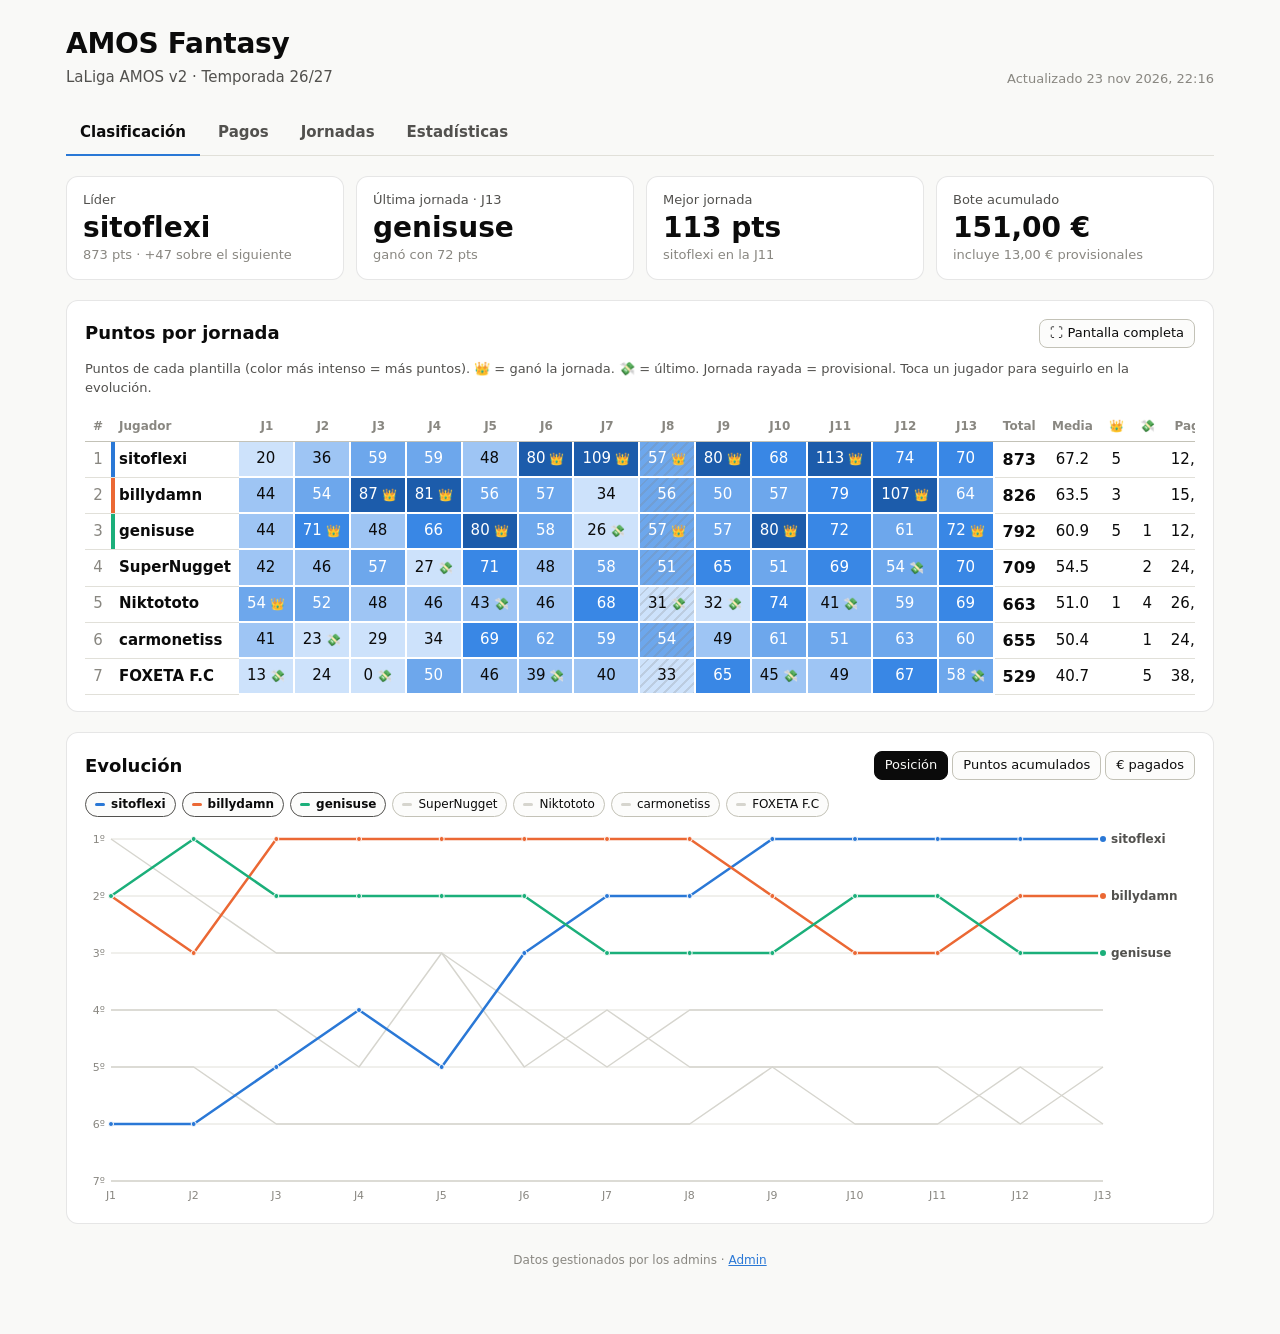
<file: index.html>
<!doctype html>
<html lang="es">
<head>
<meta charset="utf-8">
<meta name="viewport" content="width=device-width, initial-scale=1">
<title>AMOS Fantasy</title>
<link rel="icon" href="data:image/svg+xml,<svg xmlns='http://www.w3.org/2000/svg' viewBox='0 0 100 100'><text y='.9em' font-size='90'>🏆</text></svg>">
<link rel="stylesheet" href="css/style.css?v=2">
<link rel="stylesheet" href="css/fantasy.css?v=2">
</head>
<body>
<div class="wrap">
  <header class="top">
    <div>
      <h1>AMOS Fantasy</h1>
      <div class="sub" id="season">—</div>
    </div>
    <div class="meta" id="updated">Cargando…</div>
  </header>

  <nav class="tabs" role="tablist" aria-label="Secciones">
    <a role="tab" href="#clasificacion" data-tab="clasificacion">Clasificación</a>
    <a role="tab" href="#pagos" data-tab="pagos">Pagos</a>
    <a role="tab" href="#jornadas" data-tab="jornadas">Jornadas</a>
    <a role="tab" href="#estadisticas" data-tab="estadisticas">Estadísticas</a>
  </nav>

  <!-- Clasificación -->
  <div class="tabpanel" data-panel="clasificacion">
    <div class="tiles" id="tiles"></div>

    <section class="card fs-able" id="clasif">
      <div class="row-head">
        <h2>Puntos por jornada</h2>
        <button class="fs-btn" type="button" aria-pressed="false" title="Pantalla completa">⛶ Pantalla completa</button>
      </div>
      <p class="hint">Puntos de cada plantilla (color más intenso = más puntos). 👑 = ganó la jornada. 💸 = último. Jornada rayada = provisional. Toca un jugador para seguirlo en la evolución.</p>
      <div class="scroll-x"><table id="tabla"></table></div>
    </section>

    <section class="card" id="evolucion">
      <div class="row-head">
        <h2>Evolución</h2>
        <div class="seg" id="evoMode">
          <button aria-pressed="true" data-m="pos">Posición</button>
          <button aria-pressed="false" data-m="pts">Puntos acumulados</button>
          <button aria-pressed="false" data-m="pay">€ pagados</button>
        </div>
      </div>
      <div class="chips" id="evoChips"></div>
      <div class="chart" id="evoChart"></div>
    </section>
  </div>

  <!-- Pagos -->
  <div class="tabpanel" data-panel="pagos" hidden>
    <div class="tiles" id="payTiles"></div>

    <section class="card fs-able" id="pagosCard">
      <div class="row-head">
        <h2>Pagos por jornada</h2>
        <button class="fs-btn" type="button" aria-pressed="false" title="Pantalla completa">⛶ Pantalla completa</button>
      </div>
      <p class="hint">Lo que pone cada uno al bote (más rojo = más pagado). Un punto (•) indica tarjetas rojas o jugadores no alineados. Jornada rayada = provisional.</p>
      <div class="scroll-x"><table id="payTable"></table></div>
    </section>

    <div class="two">
      <section class="card">
        <h2>Bote por jornada</h2>
        <p class="hint">Lo recaudado en cada jornada: por posición y por sanciones (rojas / no alineados).</p>
        <div class="chart" id="boteChart"></div>
        <div class="legend">
          <span><span class="sw" style="background:var(--s1)"></span>Por posición</span>
          <span><span class="sw" style="background:var(--miss)"></span>Sanciones</span>
        </div>
      </section>
      <section class="card">
        <h2>Reglas</h2>
        <ul class="rules">
          <li><b>Posición en la jornada:</b> el 1º paga 0 € y cada puesto 0,50 € más. El último (7º) paga <b>3 €</b>.</li>
          <li><b>Jornada 19:</b> escala ×4, de 0 a <b>12 €</b>.</li>
          <li><b>Jornada 38:</b> escala ×8, de 0 a <b>24 €</b>.</li>
          <li><b>Tarjeta roja:</b> +1 € por cada roja de un jugador de tu plantilla.</li>
          <li><b>Jugador no alineado:</b> +1 € por cada hueco sin alinear.</li>
          <li><b>Empates:</b> comparten la mejor posición.</li>
        </ul>
      </section>
    </div>
  </div>

  <!-- Jornadas -->
  <div class="tabpanel" data-panel="jornadas" hidden>
    <section class="card fs-able" id="jornada">
      <div class="row-head">
        <h2 id="jTitle">Jornada</h2>
        <button class="fs-btn" type="button" aria-pressed="false" title="Pantalla completa">⛶ Pantalla completa</button>
      </div>
      <div class="seg jsel" id="jSel"></div>
      <div class="notice" id="jNote" hidden></div>
      <div class="scroll-x"><table class="jt" id="jTable"></table></div>
    </section>
  </div>

  <!-- Estadísticas -->
  <div class="tabpanel" data-panel="estadisticas" hidden>
    <section class="card">
      <h2>Curiosidades</h2>
      <p class="hint">Datos de todas las jornadas jugadas.</p>
      <div class="facts" id="facts"></div>
    </section>

    <div class="two">
      <section class="card">
        <h2>Posición media por jornada</h2>
        <p class="hint">Cuanto más corta la barra, mejor. Entre paréntesis, jornadas ganadas 👑 y veces último 💸.</p>
        <div id="avgPos"></div>
      </section>
      <section class="card">
        <h2>Puntos de media por jornada</h2>
        <p class="hint">Media de puntos Fantasy y mejor jornada de cada uno.</p>
        <div id="avgPts"></div>
      </section>
    </div>

    <section class="card">
      <h2>Reparto de la jornada</h2>
      <p class="hint">Cuántas veces ha quedado cada uno en cada posición.</p>
      <div class="scroll-x"><table id="posDist"></table></div>
    </section>
  </div>

  <footer>Datos gestionados por los admins · <a href="admin.html">Admin</a></footer>
</div>
<script src="js/core.js?v=2"></script>
<script src="js/dashboard.js?v=2"></script>
</body>
</html>
</file>
<file: css/style.css>
:root {
  color-scheme: light;
  --page: #f9f9f7;
  --surface: #fcfcfb;
  --panel: #ffffff;
  --ink: #0b0b0b;
  --ink-2: #52514e;
  --muted: #898781;
  --grid: #e1e0d9;
  --axis: #c3c2b7;
  --ring: rgba(11, 11, 11, 0.10);
  --accent: #2a78d6;
  --s1: #2a78d6; --s2: #eb6834; --s3: #1baf7a; --s4: #6250d6;
  --line-off: #d6d5ce;
  /* resultado de cada pronóstico */
  --exact: #0ca30c; --exact-bg: #d6f2d4; --exact-ink: #0a5a0a;
  --sign: #fab219; --sign-bg: #fdeec4; --sign-ink: #6b4a00;
  --miss: #d03b3b; --miss-bg: #f8d9d6; --miss-ink: #8a1f1f;
  --pending-bg: #efeeea;
  --heat-0: #f0efec; --heat-1: #cde2fb; --heat-2: #9ec5f4; --heat-3: #6da7ec; --heat-4: #3987e5; --heat-5: #1c5cab;
  --heat-ink-dark: #ffffff;
  --font: system-ui, -apple-system, "Segoe UI", Roboto, sans-serif;
}
@media (prefers-color-scheme: dark) {
  :root:not([data-theme="light"]) {
    color-scheme: dark;
    --page: #0d0d0d; --surface: #1a1a19; --panel: #1a1a19;
    --ink: #f0efec; --ink-2: #c3c2b7; --muted: #898781;
    --grid: #2c2c2a; --axis: #383835; --ring: rgba(255, 255, 255, 0.10);
    --accent: #3987e5;
    --s1: #3987e5; --s2: #d95926; --s3: #199e70; --s4: #9085e9;
    --line-off: #3a3a37;
    --exact-bg: #133d13; --exact-ink: #9be39b;
    --sign-bg: #45360f; --sign-ink: #f7d27a;
    --miss-bg: #4a1c1c; --miss-ink: #f2a3a3;
    --pending-bg: #262624;
    --heat-0: #262624; --heat-1: #13294a; --heat-2: #173f72; --heat-3: #1c5cab; --heat-4: #2a78d6; --heat-5: #5598e7;
  }
}
:root[data-theme="dark"] {
  color-scheme: dark;
  --page: #0d0d0d; --surface: #1a1a19; --panel: #1a1a19;
  --ink: #f0efec; --ink-2: #c3c2b7; --muted: #898781;
  --grid: #2c2c2a; --axis: #383835; --ring: rgba(255, 255, 255, 0.10);
  --accent: #3987e5;
  --s1: #3987e5; --s2: #d95926; --s3: #199e70; --s4: #9085e9;
  --line-off: #3a3a37;
  --exact-bg: #133d13; --exact-ink: #9be39b;
  --sign-bg: #45360f; --sign-ink: #f7d27a;
  --miss-bg: #4a1c1c; --miss-ink: #f2a3a3;
  --pending-bg: #262624;
  --heat-0: #262624; --heat-1: #13294a; --heat-2: #173f72; --heat-3: #1c5cab; --heat-4: #2a78d6; --heat-5: #5598e7;
}

* { box-sizing: border-box; }
html, body { margin: 0; }
body { background: var(--page); color: var(--ink); font: 15px/1.45 var(--font); -webkit-font-smoothing: antialiased; }
.wrap { max-width: 1180px; margin: 0 auto; padding: 24px 16px 64px; }
a { color: var(--accent); }

header.top { display: flex; flex-wrap: wrap; align-items: flex-end; justify-content: space-between; gap: 8px 24px; margin-bottom: 24px; }
header.top h1 { margin: 0; font-size: 28px; letter-spacing: -0.01em; }
header.top .sub { color: var(--ink-2); margin-top: 2px; }
header.top .meta { color: var(--muted); font-size: 13px; }

.tiles { display: grid; grid-template-columns: repeat(auto-fit, minmax(190px, 1fr)); gap: 12px; margin-bottom: 20px; }
.tile { background: var(--panel); border: 1px solid var(--ring); border-radius: 12px; padding: 14px 16px; }
.tile .k { color: var(--ink-2); font-size: 13px; }
.tile .v { font-size: 28px; font-weight: 650; margin-top: 2px; line-height: 1.15; }
.tile .d { color: var(--muted); font-size: 13px; margin-top: 2px; }

section.card { background: var(--panel); border: 1px solid var(--ring); border-radius: 12px; padding: 18px 18px 16px; margin-bottom: 20px; }
section.card > h2 { margin: 0 0 4px; font-size: 18px; }
section.card > .hint { color: var(--ink-2); font-size: 13px; margin: 0 0 14px; }
.row-head { display: flex; flex-wrap: wrap; align-items: center; justify-content: space-between; gap: 8px 16px; margin-bottom: 12px; }
.row-head h2 { margin: 0; font-size: 18px; }

.scroll-x { overflow-x: auto; -webkit-overflow-scrolling: touch; }
table { border-collapse: separate; border-spacing: 0; width: 100%; font-variant-numeric: tabular-nums; }
th, td { padding: 6px 8px; text-align: center; white-space: nowrap; }
th { color: var(--muted); font-weight: 600; font-size: 12px; border-bottom: 1px solid var(--axis); }
td { border-bottom: 1px solid var(--grid); }
.left { text-align: left; }
td.name { text-align: left; font-weight: 600; position: sticky; left: 0; background: var(--panel); z-index: 1; }
th.name { position: sticky; left: 0; background: var(--panel); z-index: 2; text-align: left; }
td.total { font-weight: 700; font-size: 16px; }
td.pos { color: var(--muted); width: 32px; }
tr.clickable { cursor: pointer; }
tr.clickable:hover td:not(.heat) { background: color-mix(in srgb, var(--accent) 7%, var(--panel)); }
tr.sel td.name { box-shadow: inset 4px 0 0 var(--selc, var(--accent)); }

td.heat { min-width: 36px; border-radius: 0; border-bottom: 2px solid var(--panel); border-right: 2px solid var(--panel); }
td.heat.h0 { background: var(--heat-0); }
td.heat.h1 { background: var(--heat-1); }
td.heat.h2 { background: var(--heat-2); }
td.heat.h3 { background: var(--heat-3); color: var(--heat-ink-dark); }
td.heat.h4 { background: var(--heat-4); color: var(--heat-ink-dark); }
td.heat.h5 { background: var(--heat-5); color: var(--heat-ink-dark); }
td.heat.live { background-image: repeating-linear-gradient(135deg, transparent 0 5px, rgba(127,127,127,.18) 5px 7px); }
.badge { display: inline-block; font-size: 11px; font-weight: 600; padding: 1px 6px; border-radius: 999px; background: var(--pending-bg); color: var(--ink-2); vertical-align: middle; }
.crown { font-size: 12px; }
.badge.st-aplazado, .badge.st-suspendido { background: var(--sign-bg); color: var(--sign-ink); }
.badge.st-pendiente { background: var(--pending-bg); color: var(--ink-2); }
.muted { color: var(--muted); }
.notice { background: var(--panel); border: 1px solid var(--ring); border-left: 4px solid var(--sign); border-radius: 12px;
  padding: 12px 16px; margin-bottom: 20px; font-size: 14px; }
.notice ul { margin: 8px 0 0; padding: 0; list-style: none; display: grid; gap: 6px; }

select, input, button { font: inherit; color: inherit; }
select, input[type=text], input[type=password], input[type=number] {
  background: var(--surface); border: 1px solid var(--axis); border-radius: 8px; padding: 6px 10px;
}
button { background: var(--surface); border: 1px solid var(--axis); border-radius: 8px; padding: 6px 12px; cursor: pointer; }
button:hover { border-color: var(--ink-2); }
button.primary { background: var(--accent); border-color: var(--accent); color: #fff; font-weight: 600; }
button:disabled { opacity: .5; cursor: default; }
.seg { display: inline-flex; flex-wrap: wrap; gap: 4px; }
.seg button { padding: 4px 10px; font-size: 13px; }
.seg button[aria-pressed="true"] { background: var(--ink); color: var(--page); border-color: var(--ink); }

/* Jornada grid */
.jgrid td.cell { font-weight: 500; min-width: 54px; border-right: 2px solid var(--panel); border-bottom: 2px solid var(--panel); }
.jgrid td.exact { background: var(--exact-bg); color: var(--exact-ink); }
.jgrid td.sign { background: var(--sign-bg); color: var(--sign-ink); }
.jgrid td.miss { background: var(--miss-bg); color: var(--miss-ink); }
.jgrid td.pending { background: var(--pending-bg); color: var(--ink-2); }
.jgrid td.empty { color: var(--muted); }
.jgrid td.comodin { font-weight: 800; box-shadow: inset 0 0 0 2px currentColor; }
.jgrid td.comodin::after { content: "×2"; font-size: 10px; font-weight: 700; margin-left: 3px; vertical-align: super; }
.jgrid tr.result td { font-weight: 700; border-bottom: 1px solid var(--axis); }
.jgrid th.match { color: var(--ink); font-size: 12px; line-height: 1.2; }
.jgrid th.match small { display: block; color: var(--muted); font-weight: 500; }
.jgrid th.match small.when { font-size: 10px; margin-top: 2px; white-space: normal; max-width: 70px; margin-inline: auto; }
.legend { display: flex; flex-wrap: wrap; gap: 6px 16px; font-size: 13px; color: var(--ink-2); margin-top: 12px; }
.legend .sw { display: inline-block; width: 12px; height: 12px; border-radius: 3px; vertical-align: -1px; margin-right: 5px; }

/* Charts */
.chart { position: relative; width: 100%; }
.chart svg { display: block; width: 100%; height: auto; overflow: visible; }
.chart .gridline { stroke: var(--grid); stroke-width: 1; }
.chart .axis-text { fill: var(--muted); font-size: 11px; font-variant-numeric: tabular-nums; }
.chart .lbl { fill: var(--ink-2); font-size: 12px; font-weight: 600; }
.tip { position: absolute; pointer-events: none; background: var(--panel); border: 1px solid var(--ring); border-radius: 8px;
  box-shadow: 0 4px 16px rgba(0,0,0,.12); padding: 8px 10px; font-size: 12px; min-width: 140px; z-index: 5; display: none; }
.tip .t { font-weight: 700; margin-bottom: 4px; }
.tip .r { display: flex; justify-content: space-between; gap: 12px; font-variant-numeric: tabular-nums; }
.tip .r .sw { display: inline-block; width: 10px; height: 2px; vertical-align: middle; margin-right: 6px; }
.chips { display: flex; flex-wrap: wrap; gap: 6px; margin-bottom: 10px; }
.chip { font-size: 12px; padding: 3px 9px; border-radius: 999px; border: 1px solid var(--axis); background: var(--surface); cursor: pointer; }
.chip .sw { display: inline-block; width: 10px; height: 3px; border-radius: 2px; vertical-align: middle; margin-right: 6px; }
.chip.on { border-color: var(--ink-2); font-weight: 600; }

.two { display: grid; grid-template-columns: 1fr 1fr; gap: 20px; }
@media (max-width: 860px) { .two { grid-template-columns: 1fr; } }

.stackrow { display: grid; grid-template-columns: 74px 1fr 40px; align-items: center; gap: 8px; margin: 4px 0; font-size: 13px; }
.stackrow .n { font-weight: 600; overflow: hidden; text-overflow: ellipsis; white-space: nowrap; }
.stackrow .bar { display: flex; height: 18px; gap: 2px; }
.stackrow .bar span { display: block; height: 100%; min-width: 0; }
.stackrow .bar span:first-child { border-radius: 4px 0 0 4px; }
.stackrow .bar span:last-child { border-radius: 0 4px 4px 0; }
#comodin .stackrow { grid-template-columns: 74px 1fr 76px; }
.stackrow .v { text-align: right; color: var(--ink-2); font-variant-numeric: tabular-nums; }

.facts { display: grid; grid-template-columns: repeat(auto-fit, minmax(240px, 1fr)); gap: 12px; }
.fact { border: 1px solid var(--ring); border-radius: 10px; padding: 12px 14px; background: var(--surface); }
.fact .k { color: var(--ink-2); font-size: 12px; }
.fact .v { font-weight: 650; font-size: 17px; margin-top: 2px; }
.fact .d { color: var(--muted); font-size: 12px; margin-top: 2px; }

footer { color: var(--muted); font-size: 12px; text-align: center; margin-top: 28px; }
.err { color: var(--miss); }
.ok { color: var(--exact-ink); }

/* Pestañas */
.tabs { display: flex; gap: 4px; position: sticky; top: 0; z-index: 20; background: var(--page);
  box-shadow: inset 0 -1px 0 var(--grid); margin: -8px 0 20px; padding-top: 8px; overflow-x: auto; overflow-y: hidden; scrollbar-width: none; }
.tabs a { padding: 10px 14px; color: var(--ink-2); text-decoration: none; font-weight: 600; white-space: nowrap;
  border-bottom: 2px solid transparent; }
.tabs a:hover { color: var(--ink); }
.tabs a[aria-selected="true"] { color: var(--ink); border-bottom-color: var(--accent); }
.tabpanel[hidden] { display: none; }

/* Zona roja: los 3 últimos (mismo estilo de barra lateral que los destacados) */
tr.bottom td.pos, tr.bottom td.name { background: var(--miss-bg); color: var(--miss-ink); }
tr.bottom td.pos { box-shadow: inset 4px 0 0 var(--miss); }
tr.bottom.sel td.name { box-shadow: inset 4px 0 0 var(--selc, var(--accent)); }

/* Pantalla completa: la tabla entera reducida para caber en la pantalla (js: fit) */
.fs-btn { font-size: 13px; padding: 4px 10px; white-space: nowrap; }
.jsel { margin: -4px 0 12px; }
.fs-able.is-full { position: fixed; inset: 0; z-index: 100; margin: 0; border-radius: 0; border: 0; overflow: hidden;
  padding: max(10px, env(safe-area-inset-top)) max(10px, env(safe-area-inset-right)) max(10px, env(safe-area-inset-bottom)) max(10px, env(safe-area-inset-left)); }
.fs-able.is-full .row-head { margin-bottom: 6px; }
.fs-able.is-full .hint, .fs-able.is-full .legend { display: none; }
.fs-able.is-full .jsel { margin: 0 0 6px; }
.fs-able.is-full .scroll-x { overflow: visible; margin: 0 auto; }
.fs-able.is-full table { width: max-content; transform-origin: 0 0; }
.fs-able.is-full td.name, .fs-able.is-full th.name { position: static; }
body.has-full { overflow: hidden; }
body.has-full .tabs { visibility: hidden; }
</file>
<file: css/fantasy.css>
/* Ajustes propios del dashboard Fantasy (sobre style.css, compartido con La Liga Pronòstics) */
:root { --pay-0: #f0efec; --pay-1: #fbe3dc; --pay-2: #f6c2b3; --pay-3: #ec937c; --pay-4: #d65f47; --pay-5: #a8372a; }
@media (prefers-color-scheme: dark) {
  :root:not([data-theme="light"]) { --pay-0: #262624; --pay-1: #3b2420; --pay-2: #5a2c24; --pay-3: #86392c; --pay-4: #b44a37; --pay-5: #e0705a; }
}
:root[data-theme="dark"] { --pay-0: #262624; --pay-1: #3b2420; --pay-2: #5a2c24; --pay-3: #86392c; --pay-4: #b44a37; --pay-5: #e0705a; }

td.name .team, .jt .team { display: block; font-size: 11px; font-weight: 500; color: var(--muted); line-height: 1.1; }
td.pay { min-width: 52px; border-right: 2px solid var(--panel); border-bottom: 2px solid var(--panel); position: relative; }
td.pay.p0 { background: var(--pay-0); color: var(--muted); }
td.pay.p1 { background: var(--pay-1); }
td.pay.p2 { background: var(--pay-2); }
td.pay.p3 { background: var(--pay-3); color: #fff; }
td.pay.p4 { background: var(--pay-4); color: #fff; }
td.pay.p5 { background: var(--pay-5); color: #fff; }
td.pay.live, td.heat.live { background-image: repeating-linear-gradient(135deg, transparent 0 5px, rgba(127,127,127,.22) 5px 7px); }
.dot { display: inline-block; width: 6px; height: 6px; border-radius: 50%; background: currentColor; vertical-align: 2px; margin-left: 4px; }
tr.sum td { font-weight: 700; border-top: 1px solid var(--axis); border-bottom: 0; }
tr.sum td.name { font-weight: 700; }
td.small, th.small { font-size: 12px; color: var(--ink-2); }

.jt td, .jt th { padding: 8px 10px; }
.jt td.pos { font-weight: 700; color: var(--ink); width: 40px; }
.jt td.ptsc { font-weight: 700; font-size: 16px; }
.jt td.payc { font-weight: 700; font-size: 16px; }
.jt td.brk { color: var(--ink-2); font-size: 13px; text-align: left; white-space: normal; min-width: 150px; }
.jt tr.sum td { font-size: 14px; }
.jt td.ptsc { min-width: 90px; width: 30%; }
.jt td.ptsc { white-space: nowrap; }
.ptsbar { display: inline-block; max-width: calc(100% - 40px); height: 8px; border-radius: 4px; background: var(--accent); vertical-align: middle; margin-left: 8px; opacity: .8; }

.rules { margin: 6px 0 0; padding-left: 18px; color: var(--ink-2); font-size: 14px; display: grid; gap: 6px; }
.rules b { color: var(--ink); }

#avgPos .stackrow, #avgPts .stackrow { grid-template-columns: 112px 1fr 118px; }
.stackrow .n small { display: block; font-weight: 500; color: var(--muted); font-size: 11px; }

#posDist td.d { min-width: 40px; border-right: 2px solid var(--panel); border-bottom: 2px solid var(--panel); }
.notice.prov { border-left-color: var(--sign); }

@media (max-width: 640px) {
  .jt td.brk, .jt th:last-child { display: none; }
  .jt td, .jt th { padding: 8px 6px; }
  #avgPos .stackrow, #avgPts .stackrow { grid-template-columns: 96px 1fr 104px; }
  .jt .ptsbar { display: none; }
  .jt td.name, .jt tr.sum td { white-space: normal; }
  .jt tr.sum td.left { font-size: 12px; font-weight: 500; color: var(--ink-2); }
  .jt td.ptsc { width: auto; min-width: 0; }
  .tiles { grid-template-columns: 1fr 1fr; gap: 8px; }
  .tile { padding: 10px 12px; }
  .tile .v { font-size: 20px; overflow-wrap: anywhere; }
}
</file>
